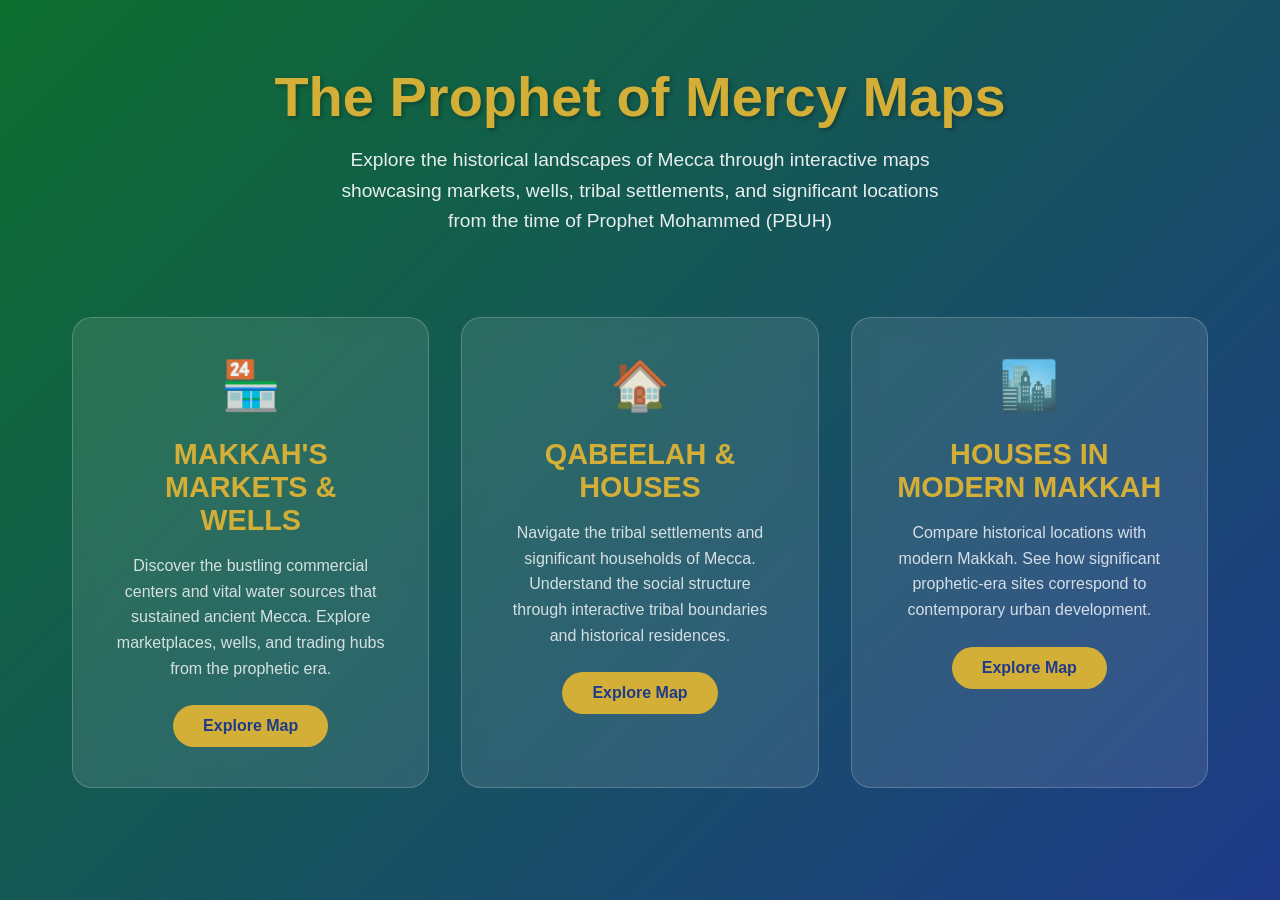
<file: index.html>
<!DOCTYPE html>
<html lang="en">
  <head>
    <meta charset="UTF-8" />
    <meta name="viewport" content="width=device-width, initial-scale=1.0" />
    <title>The Prophet of Mercy Maps</title>
    <style>
      /* Islamic-inspired landing page styles */
      :root {
        --islamic-green: #0d6e2e;
        --gold: #d4af37;
        --sand: #f5f5dc;
        --navy: #1e3a8a;
        --cream: #fefae0;
      }

      * {
        margin: 0;
        padding: 0;
        box-sizing: border-box;
      }

      body {
        font-family: "Segoe UI", Tahoma, Geneva, Verdana, sans-serif;
        background: linear-gradient(135deg, #0d6e2e 0%, #1e3a8a 100%);
        min-height: 100vh;
        color: white;
      }

      .container {
        max-width: 1200px;
        margin: 0 auto;
        padding: 2rem;
      }

      .header {
        text-align: center;
        margin-bottom: 3rem;
        padding: 2rem 0;
      }

      .header h1 {
        font-size: 3.5rem;
        font-weight: 700;
        margin-bottom: 1rem;
        text-shadow: 2px 2px 4px rgba(0, 0, 0, 0.3);
        color: var(--gold);
      }

      .header p {
        font-size: 1.2rem;
        opacity: 0.9;
        max-width: 600px;
        margin: 0 auto;
        line-height: 1.6;
      }

      .cards-grid {
        display: grid;
        grid-template-columns: repeat(auto-fit, minmax(350px, 1fr));
        gap: 2rem;
        margin-top: 2rem;
      }

      .card {
        background: rgba(255, 255, 255, 0.1);
        backdrop-filter: blur(10px);
        border-radius: 20px;
        padding: 2.5rem;
        text-align: center;
        transition: all 0.3s ease;
        border: 1px solid rgba(255, 255, 255, 0.2);
        cursor: pointer;
        text-decoration: none;
        color: white;
        display: block;
      }

      .card:hover {
        transform: translateY(-10px);
        background: rgba(255, 255, 255, 0.15);
        box-shadow: 0 20px 40px rgba(0, 0, 0, 0.3);
      }

      .card h2 {
        font-size: 1.8rem;
        margin-bottom: 1rem;
        color: var(--gold);
      }

      .card p {
        opacity: 0.8;
        line-height: 1.6;
        margin-bottom: 1.5rem;
      }

      .card-icon {
        font-size: 3rem;
        margin-bottom: 1.5rem;
        opacity: 0.9;
      }

      .btn {
        background: var(--gold);
        color: #1e3a8a;
        padding: 12px 30px;
        border-radius: 50px;
        text-decoration: none;
        font-weight: 600;
        display: inline-block;
        transition: all 0.3s ease;
        border: none;
        cursor: pointer;
      }

      .btn:hover {
        background: #e6c158;
        transform: scale(1.05);
      }

      @media (max-width: 768px) {
        .header h1 {
          font-size: 2.5rem;
        }

        .cards-grid {
          grid-template-columns: 1fr;
        }

        .card {
          padding: 2rem;
        }
      }
    </style>
  </head>
  <body>
    <div class="container">
      <header class="header">
        <h1>The Prophet of Mercy Maps</h1>
        <p>
          Explore the historical landscapes of Mecca through interactive maps
          showcasing markets, wells, tribal settlements, and significant
          locations from the time of Prophet Mohammed (PBUH)
        </p>
      </header>

      <div class="cards-grid">
        <a href="markets-wells.html" target="_blank" class="card">
          <div class="card-icon">🏪</div>
          <h2>MAKKAH'S MARKETS & WELLS</h2>
          <p>
            Discover the bustling commercial centers and vital water sources
            that sustained ancient Mecca. Explore marketplaces, wells, and
            trading hubs from the prophetic era.
          </p>
          <div class="btn">Explore Map</div>
        </a>

        <a href="qabeelah.html" target="_blank" class="card">
          <div class="card-icon">🏠</div>
          <h2>QABEELAH & HOUSES</h2>
          <p>
            Navigate the tribal settlements and significant households of Mecca.
            Understand the social structure through interactive tribal
            boundaries and historical residences.
          </p>
          <div class="btn">Explore Map</div>
        </a>

        <a href="modern-makkah.html" target="_blank" class="card">
          <div class="card-icon">🏙️</div>
          <h2>HOUSES IN MODERN MAKKAH</h2>
          <p>
            Compare historical locations with modern Makkah. See how significant
            prophetic-era sites correspond to contemporary urban development.
          </p>
          <div class="btn">Explore Map</div>
        </a>
      </div>
    </div>
  </body>
</html>
</file>
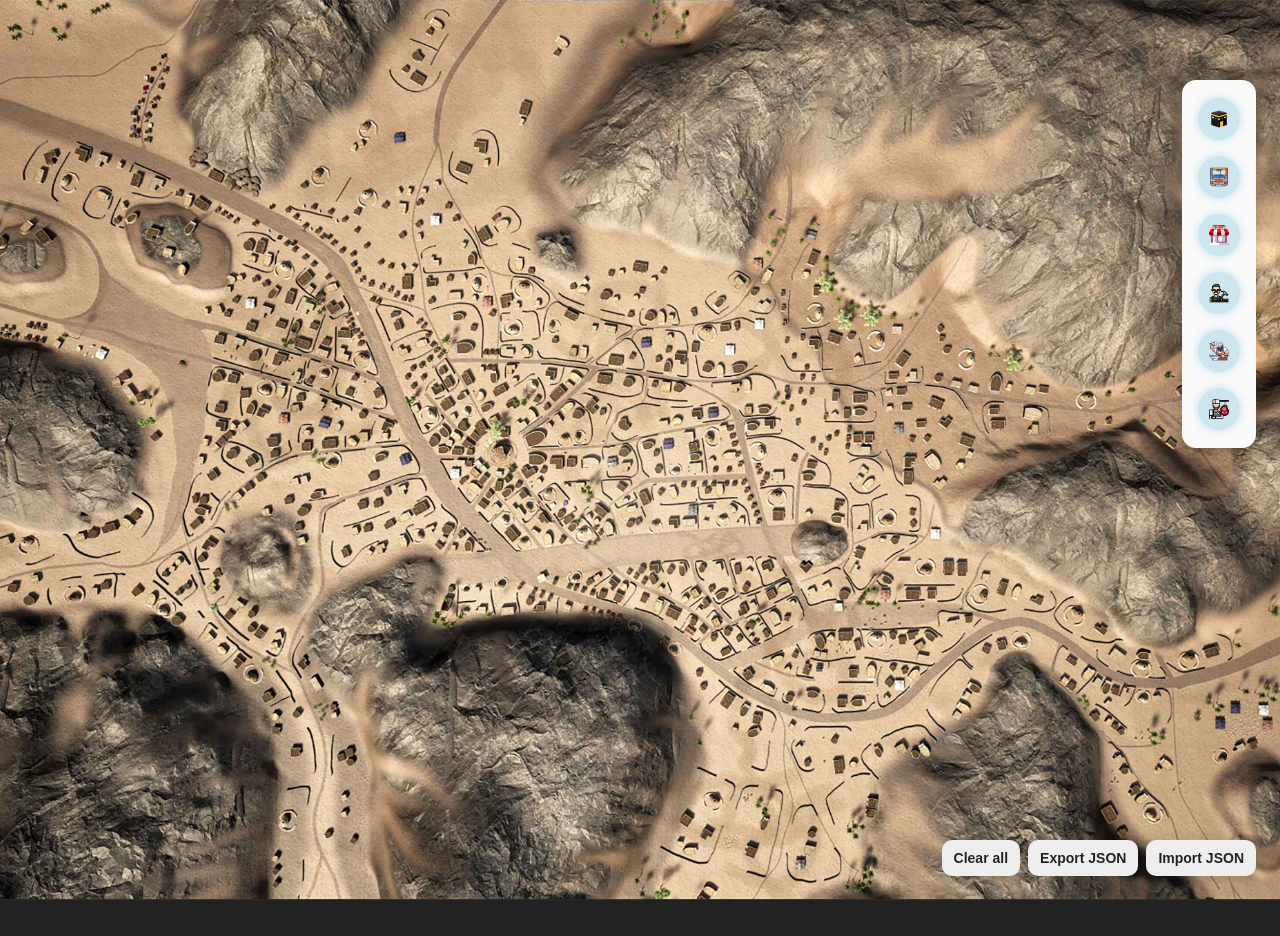
<file: markets-wells.html>
<!DOCTYPE html>
<html lang="en">

<head>
    <meta charset="UTF-8" />
    <meta name="viewport" content="width=device-width, initial-scale=1.0" />
    <title>Interactive Map — Model Descriptions</title>
    <link rel="stylesheet" href="styles/style.css" />
    <script src="scripts/main.js" defer></script>
</head>

<body>
<div id="map-container">
    <img id="base-map" src="assets/images/makkahs-markets-wells.png" alt="Map Base" />
</div>
<div id="toolSidebar">
    <div class="tool-icon" data-tool="kabah" title="Kabah">
        <div class="icon-container">
            <img class="icon" src="assets/images/kaabah.png" alt="Kabah" />
        </div>
        <span class="tooltip">Kabah</span>
    </div>
    <div class="tool-icon" data-tool="well" title="Wells">
        <div class="icon-container">
            <img class="icon" src="assets/images/water-well.png" alt="Wells" />
        </div>
        <span class="tooltip">Wells</span>
    </div>
    <div class="tool-icon" data-tool="market" title="Markets">
        <div class="icon-container">
            <img class="icon" src="assets/images/market.png" alt="Markets" />
        </div>
        <span class="tooltip">Markets</span>
    </div>
    <div class="tool-icon" data-tool="shoemaker" title="Shoemaker">
        <div class="icon-container">
            <img class="icon" src="assets/images/shoemaker.png" alt="Shoemaker" />
        </div>
        <span class="tooltip">Shoemaker</span>
    </div>
    <div class="tool-icon" data-tool="blacksmith" title="Blacksmith">
        <div class="icon-container">
            <img class="icon" src="assets/images/blacksmith.png" alt="Blacksmith" />
        </div>
        <span class="tooltip">Blacksmith</span>
    </div>
    <div class="tool-icon" data-tool="butcher" title="Butchers">
        <div class="icon-container">
            <img class="icon" src="assets/images/butcher.png" alt="Butchers" />
        </div>
        <span class="tooltip">Butchers</span>
    </div>
</div>

<div id="menu">
    <div class="controls">
        <button class="btn" id="clearAll">Clear all</button>
        <button class="btn" id="exportBtn">Export JSON</button>
        <button class="btn" id="importBtn">Import JSON</button>
        <input id="importFile" type="file" accept="application/json" style="display: none" />
    </div>
</div>

<div id="hint">
    Click any placed marker to open its description or image.
</div>
<div id="saved" class="">Saved</div>

<!-- Modal -->
<div id="modal" aria-hidden="true">
    <div id="modalContent" role="dialog" aria-modal="true">
        <div id="modalHeader">
            <div id="modalTitle"></div>
            <button id="modalClose" aria-label="Close">✕</button>
        </div>
        <div id="modalBody"></div>
    </div>
</div>

</body>

</html>
</file>
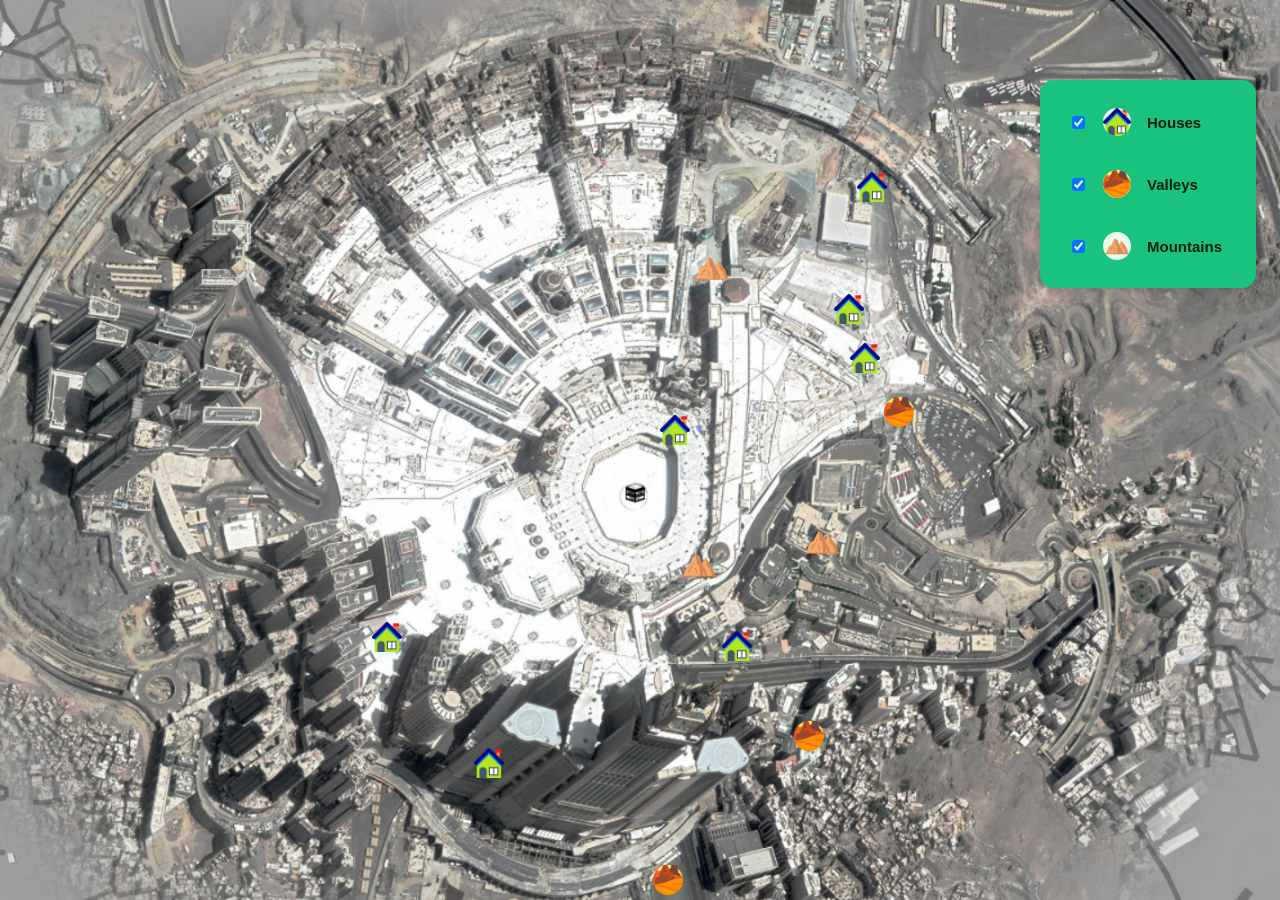
<file: modern-makkah.html>
<!DOCTYPE html>
<html lang="en">
  <head>
    <meta charset="UTF-8" />
    <meta name="viewport" content="width=device-width, initial-scale=1.0" />
    <title>Modern Makkah Map</title>
    <link rel="stylesheet" href="styles/qabeelah.css" />
    <!-- <script src="scripts/qabeelah.js" defer></script> -->
  </head>
  <body>
    <div id="map-container">
      <img
        id="base-map"
        src="assets/images/modern-makkah.png"
        alt="Modern Makkah Base Map"
      />
      <!-- Icons will be rendered by JS -->
    </div>
    <div id="iconSidebar"></div>
    <script src="scripts/modern-makkah.js"></script>
  </body>
</html>
</file>
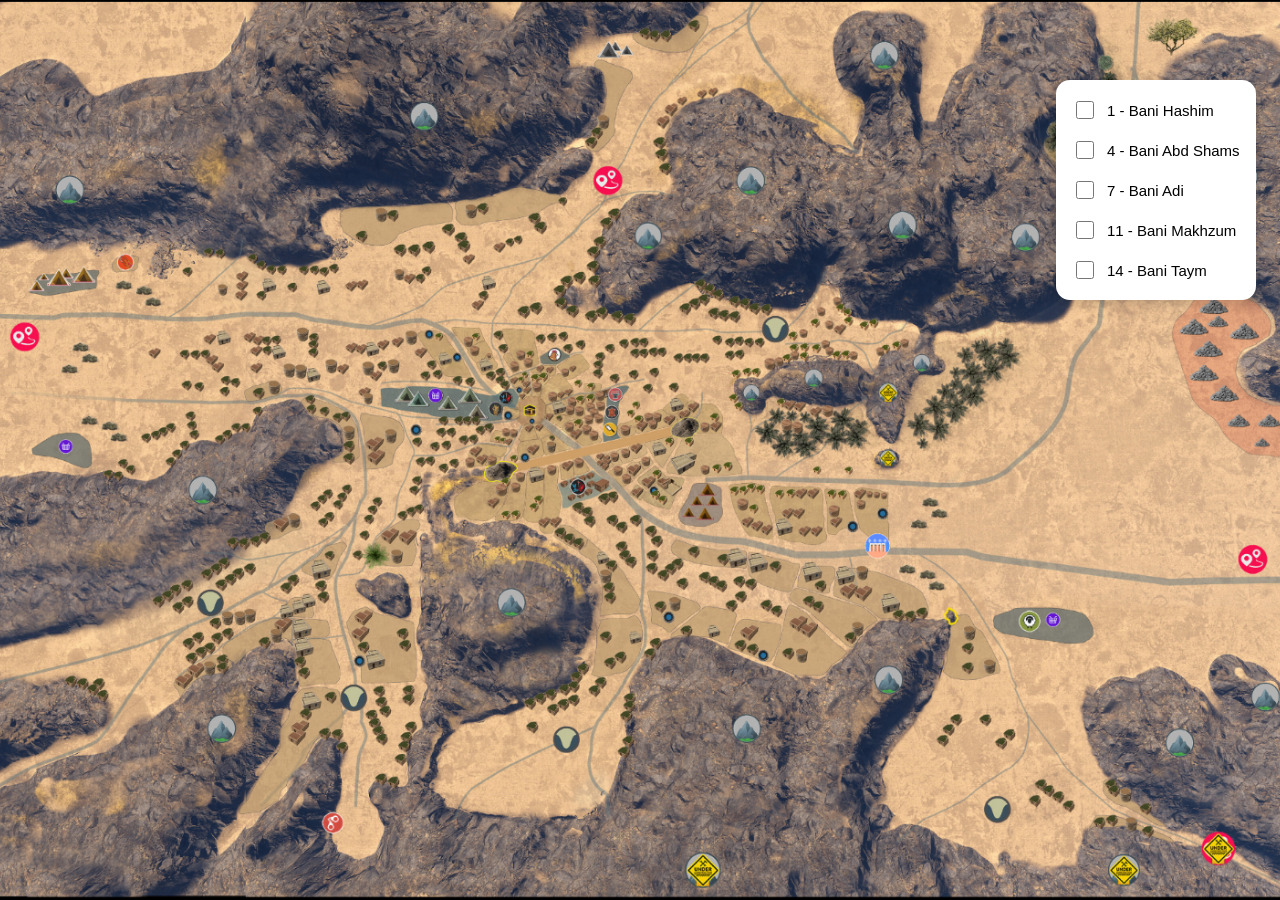
<file: qabeelah.html>
<!DOCTYPE html>
<html lang="en">
  <head>
    <meta charset="UTF-8" />
    <meta name="viewport" content="width=device-width, initial-scale=1.0" />
    <title>Qabeelah Map</title>
    <link rel="stylesheet" href="styles/qabeelah.css" />
    <script src="scripts/qabeelah.js" defer></script>
  </head>
  <body>
    <div id="map-container">
      <img
        id="base-map"
        src="assets/images/qabeelah-map.png"
        alt="Qabeelah Base Map"
      />
    </div>
    <div id="toolSidebar"></div>
  </body>
</html>
</file>
<file: styles/style.css>
:root {
    --menu-bg: #ffffff;
    --menu-shadow: 0 3px 12px rgba(0, 0, 0, 0.18);
    --btn-off: #eeeeee;
    --btn-on: #a7ffa7;
    --btn-on-text: #015701;
    --highlight-blue: rgba(173, 216, 230, 0.6); /* light blue tint */
    --highlight-glow: rgba(173, 216, 230, 0.8);
}

html,
body {
    margin: 0;
    height: 100%;
    overflow: hidden;
    background: #222;
    font-family: Arial, sans-serif;
}

#map-container {
    position: relative;
    width: 100vw;
    height: 100vh;
    background: #222;
    touch-action: manipulation;
}

#base-map {
    width: 100%;
    height: 100%;
    object-fit: cover;
    display: block;
    user-select: none;
    -webkit-user-drag: none;
    pointer-events: none;
}

.marker {
    position: absolute;
    transform: translate(-50%, -50%);
    user-select: none;
    -webkit-user-drag: none;
    pointer-events: auto;
}

/* Marker icons inside circular containers */
.marker .icon-container {
    width: 36px;
    height: 36px;
    border-radius: 50%;
    background: rgba(251, 251, 251, 0.8); /* light transparent cyan */
    border: 1px solid rgba(0, 200, 200, 0.4); /* subtle cyan border */
    display: flex;
    align-items: center;
    justify-content: center;
    transition: all 0.2s ease;
}

.marker .icon-container img,
.marker .icon-container .icon {
    width: 18px;
    height: 18px;
    pointer-events: none;
}

/* Selected marker highlight */
.marker.active .icon-container {
    background: var(--highlight-blue);
    border: 1px solid transparent;
    box-shadow: 0 0 8px var(--highlight-glow);
}

.marker:hover .icon-container {
    transform: scale(1.15);
    transition: transform 0.15s ease;
    z-index: 10;
}

/* Sidebar */
#toolSidebar {
    position: fixed;
    top: 80px;
    right: 24px;
    display: flex;
    flex-direction: column;
    gap: 16px;
    background: #fafafa;
    border-radius: 14px;
    box-shadow: var(--menu-shadow);
    padding: 18px 16px;
    z-index: 1001;
}

/* Each icon acts like a toggle */
.tool-icon {
    position: relative;
    cursor: pointer;
    display: flex;
    justify-content: center;
}

.tool-icon .icon-container {
    width: 40px;
    height: 40px;
    border-radius: 50%;
    background: rgba(245, 245, 245, 0.85);
    border: 1px solid rgba(0,0,0,0.15);
    display: flex;
    align-items: center;
    justify-content: center;
    transition: all 0.2s ease;
}

.tool-icon .icon-container .icon {
    width: 20px;
    height: 20px;
}

/* Active (selected) state */
.tool-icon.active .icon-container {
    background: var(--highlight-blue);
    border: 1px solid transparent;
    box-shadow: 0 0 8px var(--highlight-glow);
}

/* Tooltip styling */
.tool-icon .tooltip {
    position: absolute;
    right: 110%;
    top: 50%;
    transform: translateY(-50%);
    background: #333;
    color: #fff;
    font-size: 13px;
    padding: 4px 8px;
    border-radius: 6px;
    white-space: nowrap;
    opacity: 0;
    pointer-events: none;
    transition: opacity 0.2s ease;
}

.tool-icon:hover .tooltip {
    opacity: 1;
}

/* Menu, buttons, modal (unchanged) */
#menu {
    position: fixed;
    bottom: 24px;
    right: 24px;
    display: flex;
    flex-direction: column;
    gap: 10px;
    z-index: 1000;
}

#menu .controls {
    display: flex;
    gap: 8px;
    align-items: center;
    justify-content: flex-end;
    flex-wrap: wrap;
}

.btn {
    display: inline-flex;
    align-items: center;
    gap: 8px;
    font-size: 14px;
    font-weight: 700;
    background: var(--btn-off);
    color: #222;
    border: none;
    border-radius: 10px;
    padding: 10px 12px;
    cursor: pointer;
    outline: none;
    transition: background 0.2s ease;
    box-shadow: var(--menu-shadow);
}

.btn.active {
    background: var(--btn-on);
    color: var(--btn-on-text);
}

/* Modal */
#modal {
    position: fixed;
    inset: 0;
    display: none;
    align-items: center;
    justify-content: center;
    background: rgba(0, 0, 0, 0.55);
    z-index: 1500;
}

#modal.open {
    display: flex;
}

#modalContent {
    width: 96vw;
    max-width: 1200px;
    max-height: 90vh;
    margin: 2vh auto;
    overflow: auto;
    background: #0f1a24;
    color: #e8ecf1;
    border-radius: 10px;
    box-shadow: 0 12px 32px rgba(0, 0, 0, 0.45);
    padding: 18px 20px 20px;
    line-height: 1.55;
}

#modalHeader {
    display: flex;
    align-items: center;
    justify-content: space-between;
    gap: 12px;
    margin-bottom: 8px;
}

#modalTitle {
    font-size: 22px;
    font-weight: 700;
    letter-spacing: 0.2px;
}

#modalClose {
    border: none;
    background: transparent;
    color: #e8ecf1;
    font-size: 22px;
    cursor: pointer;
    padding: 2px 6px;
    line-height: 1;
    border-radius: 6px;
}

#modalClose:hover {
    background: rgba(255, 255, 255, 0.08);
}
</file>
<file: styles/qabeelah.css>
body {
  margin: 0;
  font-family: Arial, sans-serif;
  background: #f7f7f7;
}
#map-container {
  position: fixed;
  top: 0;
  left: 0;
  width: 100vw;
  height: 100vh;
  margin: 0;
  overflow: hidden;
  background: #222;
}
#base-map {
  position: absolute;
  top: 0;
  left: 0;
  width: 100vw;
  height: 100vh;
  object-fit: contain;
  z-index: 1;
  background: #222;
}
#map-container img#base-map {
  width: 100vw;
  height: 100vh;
  object-fit: cover;
  display: block;
}
.qabeelah-img {
  position: absolute;
  top: 0;
  left: 0;
  width: 100vw;
  height: 100vh;
  object-fit: cover;
  z-index: 2;
  pointer-events: none;
  transition: transform 0.15s, box-shadow 0.15s;
  box-shadow: 0 2px 12px rgba(0, 0, 0, 0.12);
}
.qabeelah-img:hover {
  transform: scale(1.12);
  z-index: 30;
}
#toolSidebar {
  position: fixed;
  top: 80px;
  right: 24px;
  display: flex;
  flex-direction: column;
  gap: 16px;
  background: #fff;
  border-radius: 14px;
  box-shadow: 0 3px 12px rgba(0, 0, 0, 0.18);
  padding: 18px 16px;
  z-index: 1001;
  width: 168px;
  transition: width 0.22s cubic-bezier(0.4, 1.3, 0.6, 1);
  overflow: hidden;
}

.tool-checkbox {
  display: flex;
  align-items: center;
  gap: 10px;
  font-size: 15px;
  font-weight: 500;
  cursor: pointer;
  user-select: none;
}
.tool-checkbox input[type="checkbox"] {
  accent-color: #a7ffa7;
  width: 18px;
  height: 18px;
}

/* --- Responsive Icon Styles --- */
.responsive-icon {
  position: absolute;
  /* border-radius: 50%;
  border: 3px solid #19c37d;
  background: #011f10; */
  box-shadow: 0 2px 12px rgba(25, 195, 125, 0.12);
  transition: width 0.18s, height 0.18s, box-shadow 0.18s;
  cursor: pointer;
  z-index: 10;
  object-fit: cover;
  /* background: linear-gradient(135deg, #eaffea 60%, #d2f5e3 100%); */
}

.responsive-icon:hover {
  box-shadow: 0 6px 24px rgba(25, 195, 125, 0.22);
  width: calc(var(--icon-size, 35px) + 10px) !important;
  height: calc(var(--icon-size, 35px) + 10px) !important;
}

/* --- Icon Filter Sidebar --- */
#iconSidebar {
  position: fixed;
  top: 80px;
  right: 24px;
  width: 180px;
  padding: 20px 18px;
  display: flex;
  flex-direction: column;
  gap: 18px;
  background: #19c37d;
  border-radius: 14px;
  box-shadow: 0 3px 12px rgba(0, 0, 0, 0.18);
  z-index: 1001;
  background-size: cover;
  background-repeat: no-repeat;
  background-blend-mode: lighten;
}

.icon-filter-label {
  display: flex;
  align-items: center;
  color: #011f10;
  gap: 10px;
  font-size: 16px;
  font-weight: 500;
  cursor: pointer;
  user-select: none;
  transition: background 0.15s;
  border-radius: 8px;
  padding: 6px 10px;
  background: transparent;
}

.icon-filter-img {
  width: 28px;
  height: 28px;
  border-radius: 50%;
  border: 2px solid #19c37d;
  background: #f4fff4;
  object-fit: cover;
  flex-shrink: 0;
  background: linear-gradient(135deg, #eaffea 60%, #d2f5e3 100%);
}

.icon-filter-text {
  transition: opacity 0.18s;
  margin-left: 4px;
  color: #011f10;
  font-size: 15px;
  font-weight: 600;
}

/* --- Custom Tooltip Styles --- */
.custom-tooltip {
  position: absolute;
  background: #0f1a24;
  color: #e8ecf1;
  padding: 12px 16px;
  border-radius: 8px;
  font-size: 16px;
  font-weight: 500;
  white-space: nowrap;
  z-index: 1000;
  pointer-events: none;
  opacity: 0;
  transform: translateY(10px);
  transition: opacity 0.3s ease, transform 0.3s ease;
  box-shadow: 0 4px 20px rgba(0, 0, 0, 0.3);
  border: 1px solid #2d3748;
}

.custom-tooltip::after {
  content: "";
  position: absolute;
  bottom: -6px;
  left: 50%;
  transform: translateX(-50%);
  width: 0;
  height: 0;
  border-left: 6px solid transparent;
  border-right: 6px solid transparent;
  border-top: 6px solid #0f1a24;
}

.custom-tooltip.visible {
  opacity: 1;
  transform: translateY(0);
}
</file>
